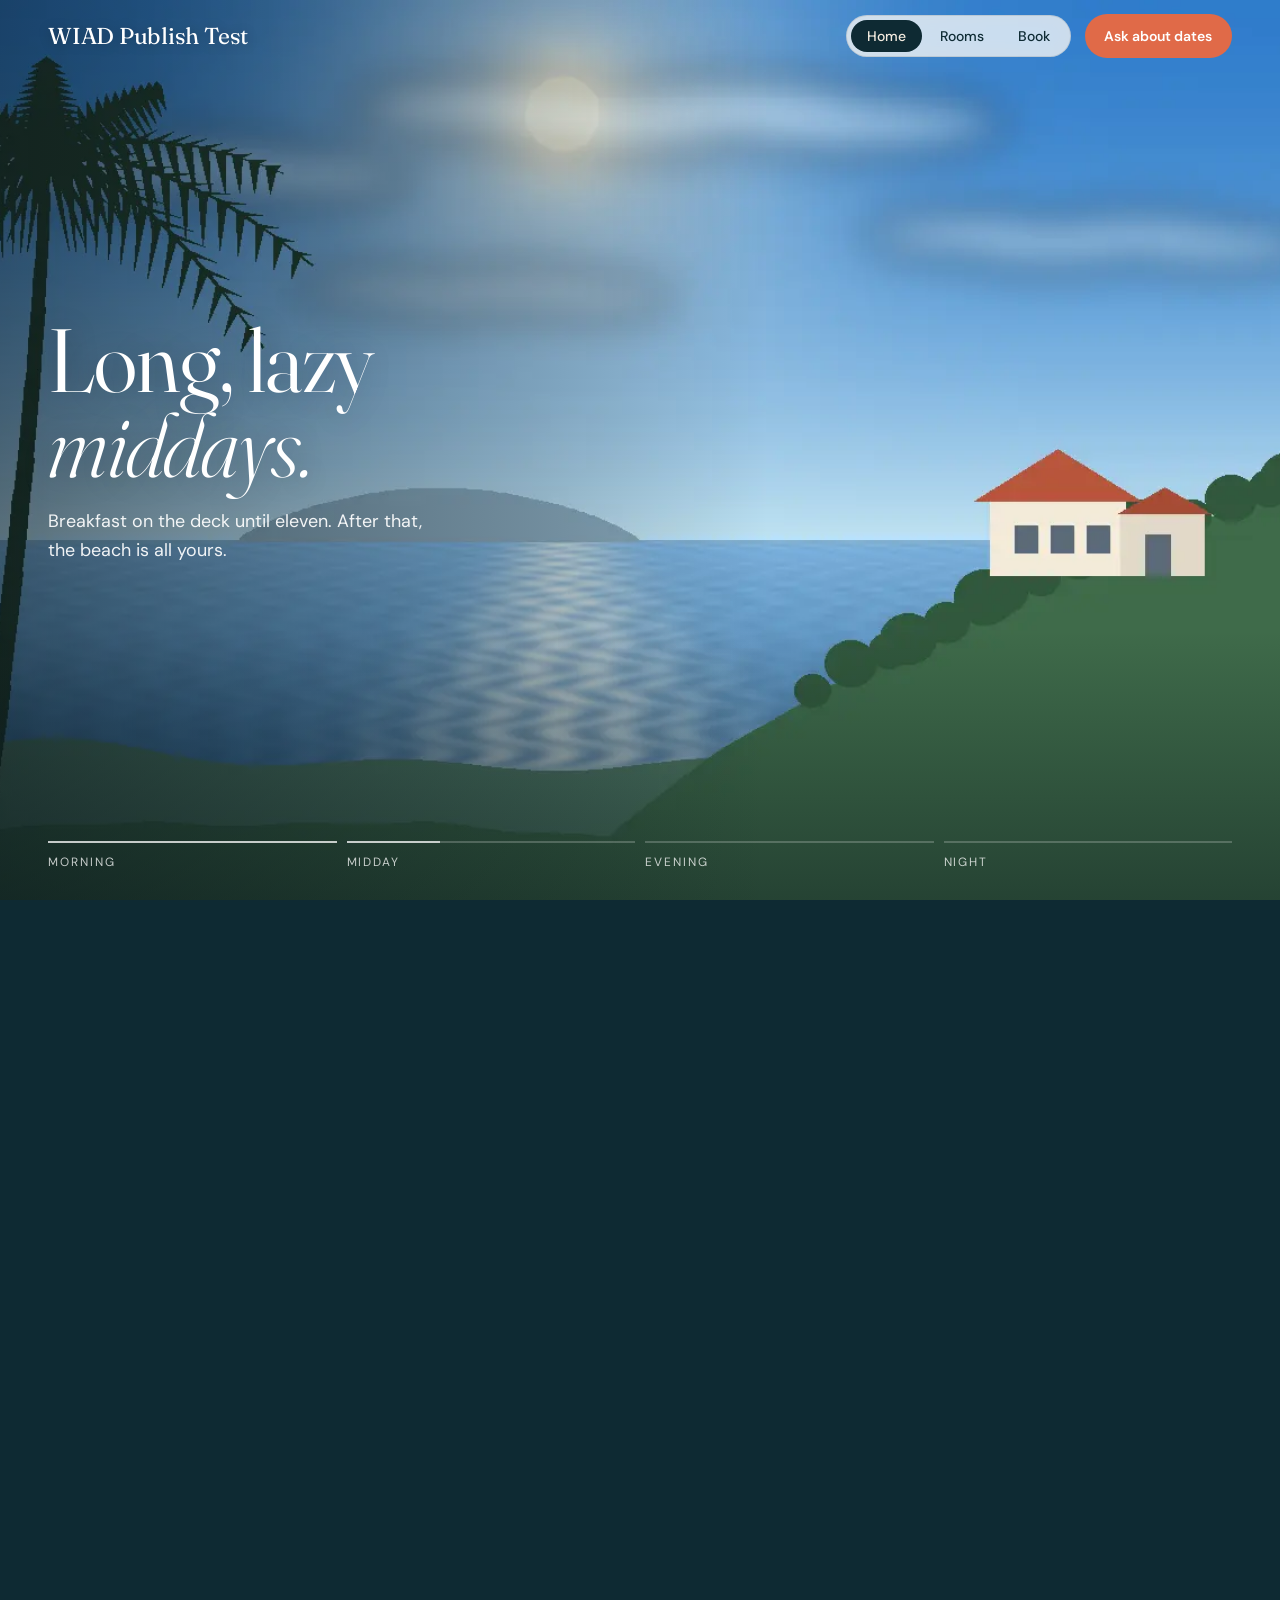
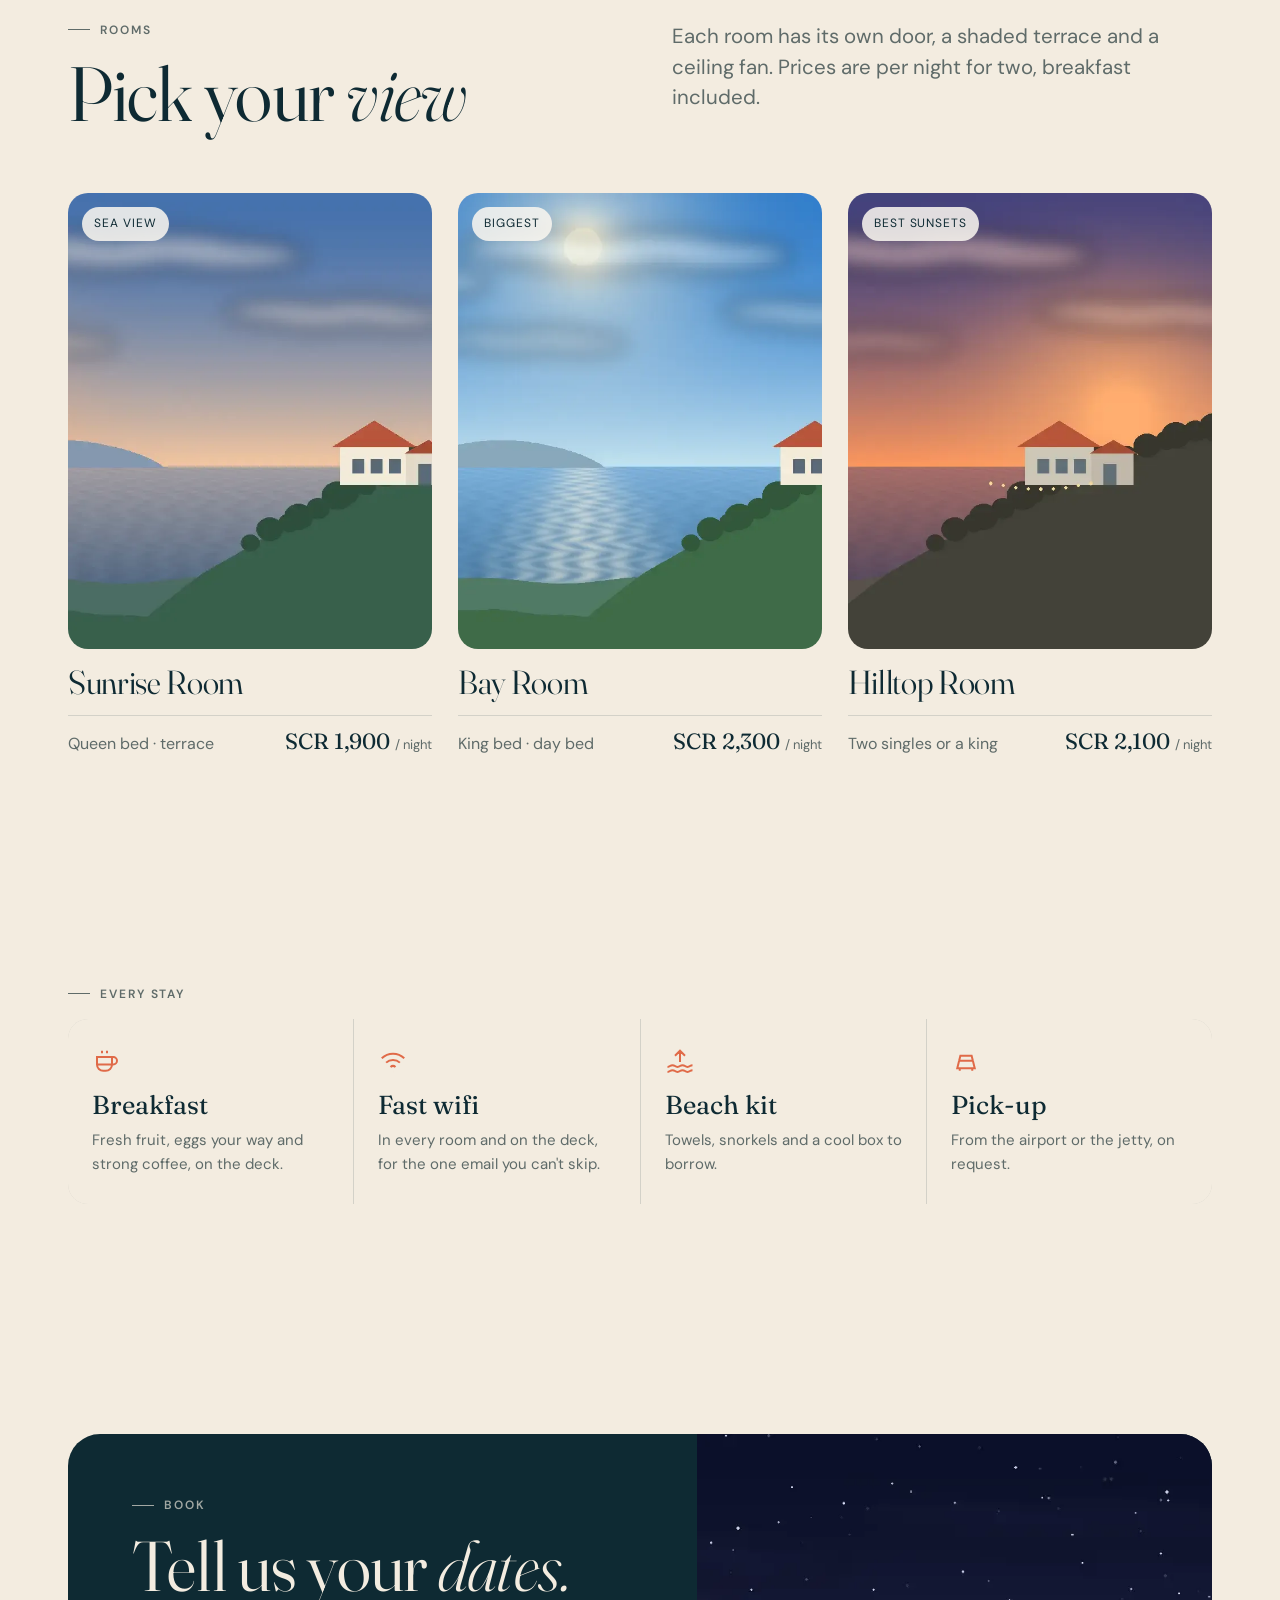
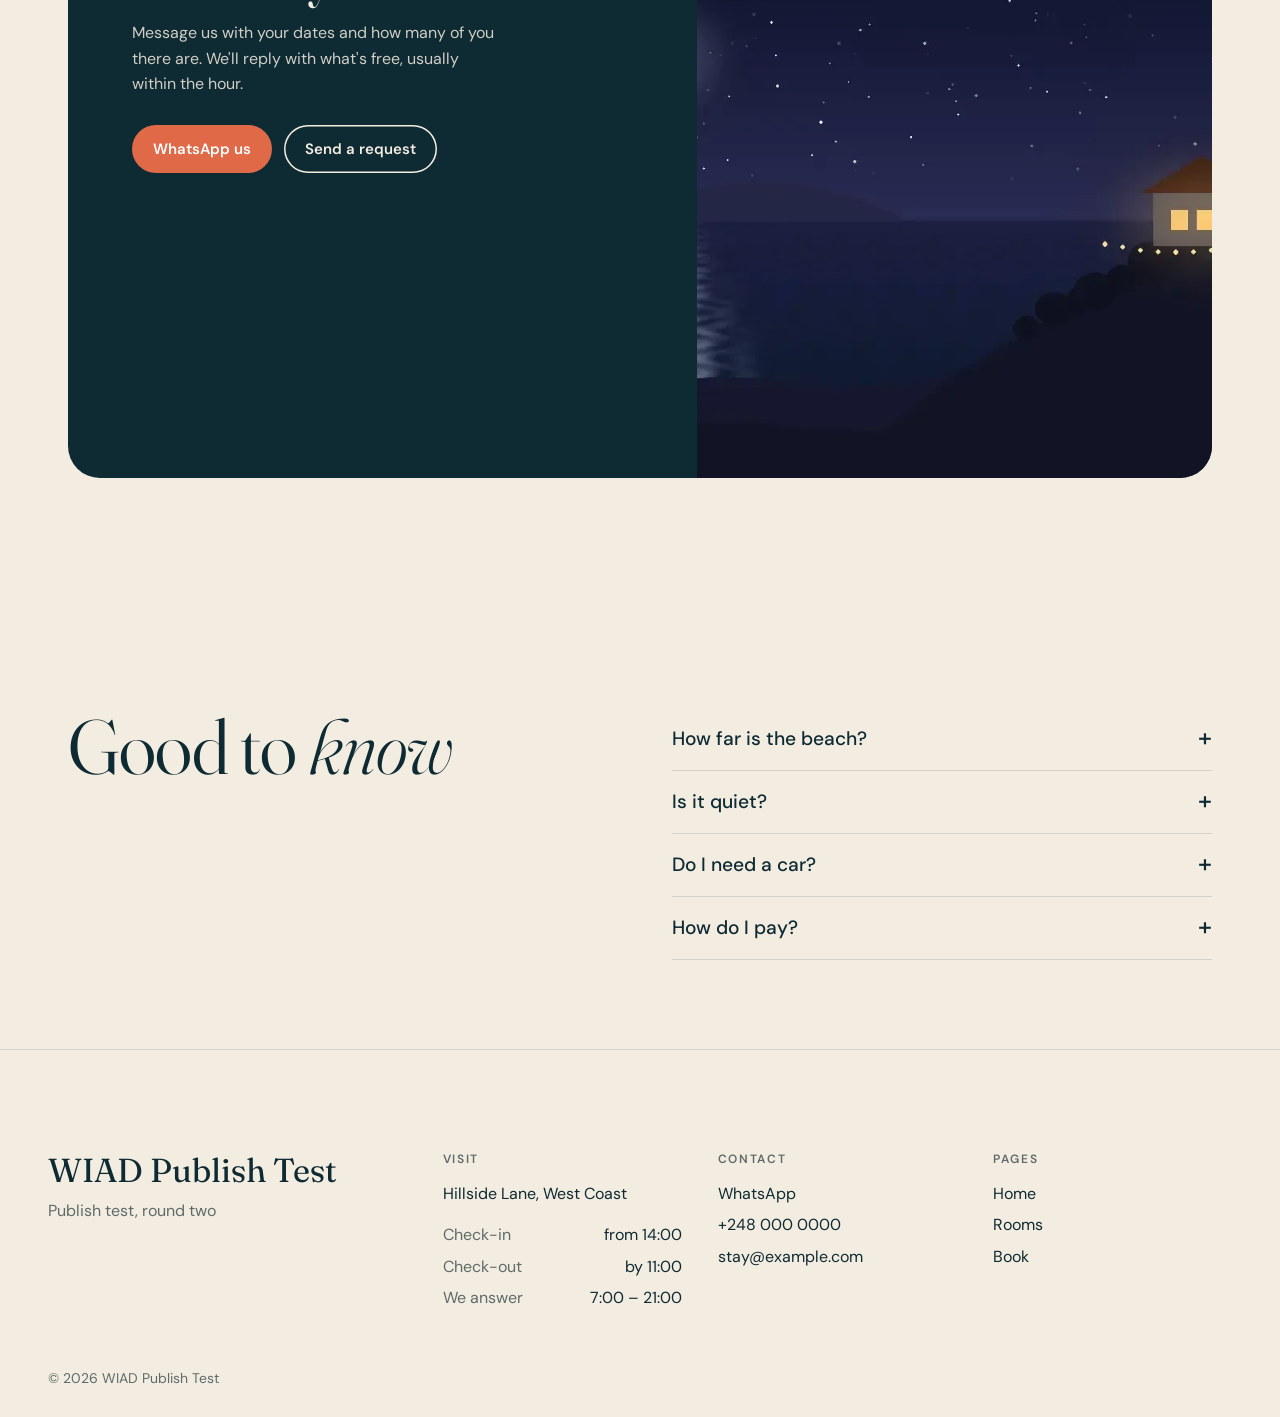
<file: index.html>
<!doctype html>
<html lang="en"><head>
<meta charset="utf-8"><meta name="viewport" content="width=device-width,initial-scale=1">
<title>WIAD Publish Test · Sea-view guesthouse on a quiet hillside</title><meta name="description" content="Four sea-view rooms on a quiet hillside, ten minutes from the beach. Breakfast on the deck and sunsets from every room. Ask about your dates."><meta name="robots" content="noindex"><link rel="canonical" href="https://socialmedia-seychelles.github.io/wiad-publish-test/">
<meta property="og:type" content="website"><meta property="og:site_name" content="WIAD Publish Test">
<meta property="og:title" content="WIAD Publish Test · Sea-view guesthouse on a quiet hillside"><meta property="og:description" content="Four sea-view rooms on a quiet hillside, ten minutes from the beach. Breakfast on the deck and sunsets from every room. Ask about your dates.">
<meta property="og:image" content="https://socialmedia-seychelles.github.io/wiad-publish-test/assets/img/og.jpg"><meta name="twitter:card" content="summary_large_image">
<meta name="theme-color" content="#0e2a33">
<link rel="preconnect" href="https://fonts.googleapis.com"><link rel="preconnect" href="https://fonts.gstatic.com" crossorigin><link rel="stylesheet" href="https://fonts.googleapis.com/css2?family=Fraunces:ital,opsz,wght@0,9..144,300..600;1,9..144,300..500&amp;family=DM+Sans:wght@400;500;600&amp;display=swap">
<link rel="stylesheet" href="assets/base.css?v=d4d5e810"><link rel="stylesheet" href="assets/look.css?v=d4d5e810">
<script src="assets/base.js?v=d4d5e810" defer></script>
</head>
<body class="home">
<a class="skip" href="#main">Skip to content</a>
<header class="top" data-top>
  <a class="brand" href="./" aria-label="WIAD Publish Test home"><span class="wordmark">WIAD Publish Test</span></a>
  <nav class="pill" aria-label="Main"><a href="./" aria-current=page>Home</a><a href="rooms.html">Rooms</a><a href="book.html">Book</a></nav>
  <a class="btn top-cta" href="https://wa.me/2480000000?text=Hi%21%20Do%20you%20have%20a%20room%20free%20from%20%E2%80%A6%20to%20%E2%80%A6%3F" target="_blank" rel="noopener">Ask about dates</a>
  <button class="menu-btn" type="button" aria-expanded="false" aria-controls="menu-sheet"><span>Menu</span><i></i></button>
</header>
<div class="menu-sheet" id="menu-sheet" hidden>
  <nav aria-label="Menu"><a href="./">Home</a><a href="rooms.html">Rooms</a><a href="book.html">Book</a></nav>
  <div class="menu-foot"><a href="https://wa.me/2480000000" target="_blank" rel="noopener">WhatsApp</a><a href="mailto:stay@example.com">stay@example.com</a></div>
</div>
<main id="main">
<section class="scrub" data-src="assets/frames/f{n}.webp" data-count="96" data-focus="0.5" data-focus-phone="0.74" aria-label="A day at WIAD Publish Test">
  <i data-stop style="position:absolute;top:0"></i><i data-stop style="position:absolute;top:26%"></i><i data-stop style="position:absolute;top:52%"></i><i data-stop style="position:absolute;top:79%"></i>
  <div class="scrub-stage">
    <canvas aria-hidden="true"></canvas>
    <div class="steps">
      <div class="step" data-from="0" data-to="0.22">
        <p class="eyebrow">WIAD Publish Test guesthouse</p>
        <h1>Wake up to <em>the sea.</em></h1>
        <p>Four rooms on a quiet hillside, ten minutes' walk from the beach.</p>
      </div>
      <div class="step" data-from="0.25" data-to="0.47">
        <h2>Long, lazy <em>middays.</em></h2>
        <p>Breakfast on the deck until eleven. After that, the beach is all yours.</p>
      </div>
      <div class="step" data-from="0.5" data-to="0.72">
        <h2>Golden hour <em>on the deck.</em></h2>
        <p>Every room looks west, so the sunset comes to you. Bring a camera.</p>
      </div>
      <div class="step" data-from="0.75" data-to="1">
        <h2>Stars over <em>the hills.</em></h2>
        <p>Warm lights, a sea breeze through the shutters, and nothing to do.</p>
        <div class="btns"><a class="btn big" href="https://wa.me/2480000000?text=Hi%21%20Do%20you%20have%20a%20room%20free%20from%20%E2%80%A6%20to%20%E2%80%A6%3F" target="_blank" rel="noopener">Ask about your dates <span class="ar">→</span></a></div>
      </div>
    </div>
    <div class="rail" aria-hidden="true"><span>Morning</span><span>Midday</span><span>Evening</span><span>Night</span></div>
  </div>
</section>

<section class="sec">
  <div class="wrap">
    <div class="split" style="margin-bottom:clamp(30px,5vw,60px);align-items:end">
      <div><p class="eyebrow">Rooms</p><h2 class="h-l" data-words>Pick your <em>view</em></h2></div>
      <p class="lead muted" data-rise>Each room has its own door, a shaded terrace and a ceiling fan. Prices are per night for two, breakfast included.</p>
    </div>
    <div class="rooms">
      <a class="room" href="rooms.html" style="text-decoration:none" data-rise>
        <div class="ph"><img src="assets/img/view-morning.webp" alt="The view from the Sunrise Room in the early morning" loading="lazy" width="640" height="800"><span class="tag">Sea view</span></div>
        <h3>Sunrise Room</h3>
        <div class="row"><span class="muted">Queen bed · terrace</span><span class="price">SCR 1,900 <small>/ night</small></span></div>
      </a>
      <a class="room" href="rooms.html" style="text-decoration:none" data-rise>
        <div class="ph"><img src="assets/img/view-midday.webp" alt="Midday view over the bay from the Bay Room" loading="lazy" width="640" height="800"><span class="tag">Biggest</span></div>
        <h3>Bay Room</h3>
        <div class="row"><span class="muted">King bed · day bed</span><span class="price">SCR 2,300 <small>/ night</small></span></div>
      </a>
      <a class="room" href="rooms.html" style="text-decoration:none" data-rise>
        <div class="ph"><img src="assets/img/view-evening.webp" alt="Sunset over the hill from the Hilltop Room" loading="lazy" width="640" height="800"><span class="tag">Best sunsets</span></div>
        <h3>Hilltop Room</h3>
        <div class="row"><span class="muted">Two singles or a king</span><span class="price">SCR 2,100 <small>/ night</small></span></div>
      </a>
    </div>
  </div>
</section>

<section class="sec tight">
  <div class="wrap">
    <p class="eyebrow">Every stay</p>
    <div class="incl" data-rise>
      <div><svg viewBox="0 0 24 24" aria-hidden="true"><path d="M4 14h13a3 3 0 0 0 0-6h-1M4 8h12v6a5 5 0 0 1-5 5H9a5 5 0 0 1-5-5V8zM8 3v2M12 3v2"/></svg><b>Breakfast</b><p>Fresh fruit, eggs your way and strong coffee, on the deck.</p></div>
      <div><svg viewBox="0 0 24 24" aria-hidden="true"><path d="M3 9a13 13 0 0 1 18 0M6.5 12.5a8 8 0 0 1 11 0M10 16a3 3 0 0 1 4 0M12 19.5h.01"/></svg><b>Fast wifi</b><p>In every room and on the deck, for the one email you can't skip.</p></div>
      <div><svg viewBox="0 0 24 24" aria-hidden="true"><path d="M2 16c2 0 2-1.5 4-1.5S8 16 10 16s2-1.5 4-1.5 2 1.5 4 1.5 2-1.5 4-1.5M2 20c2 0 2-1.5 4-1.5S8 20 10 20s2-1.5 4-1.5 2 1.5 4 1.5 2-1.5 4-1.5M12 3v9M8 7l4-4 4 4"/></svg><b>Beach kit</b><p>Towels, snorkels and a cool box to borrow.</p></div>
      <div><svg viewBox="0 0 24 24" aria-hidden="true"><path d="M5 17h14l-1.5-6h-11zM7 17v2M17 17v2M6.5 11l1-4h9l1 4"/></svg><b>Pick-up</b><p>From the airport or the jetty, on request.</p></div>
    </div>
  </div>
</section>

<section class="sec">
  <div class="wrap">
    <div class="bookband" data-rise>
      <div class="txt">
        <p class="eyebrow" style="color:rgba(243,236,224,.65)">Book</p>
        <h2>Tell us your <em>dates.</em></h2>
        <p style="margin-top:18px;max-width:34ch;opacity:.85">Message us with your dates and how many of you there are. We'll reply with what's free, usually within the hour.</p>
        <div class="btns"><a class="btn" href="https://wa.me/2480000000?text=Hi%21%20Do%20you%20have%20a%20room%20free%20from%20%E2%80%A6%20to%20%E2%80%A6%3F" target="_blank" rel="noopener">WhatsApp us</a><a class="btn line" href="book.html">Send a request</a></div>
      </div>
      <div class="ph"><img src="assets/img/view-night.webp" alt="The guesthouse lit up at night under the stars" loading="lazy" width="640" height="800"></div>
    </div>
  </div>
</section>

<section class="sec tight">
  <div class="wrap split">
    <h2 class="h-l" data-words>Good to <em>know</em></h2>
    <div>
      <details><summary>How far is the beach?</summary><p>A ten-minute walk down the hill path, or two minutes by car. We'll show you the shortcut.</p></details>
      <details><summary>Is it quiet?</summary><p>Very. Four rooms, no pool party, birds in the morning and waves at night.</p></details>
      <details><summary>Do I need a car?</summary><p>Not for the beach. For the rest of the island, a bus stops at the bottom of the lane and we can arrange a hire car.</p></details>
      <details><summary>How do I pay?</summary><p>We confirm your room on WhatsApp and send a secure payment link for the deposit.</p></details>
    </div>
  </div>
</section>
<script src="assets/look.js" defer></script>

</main>
<footer class="foot">
  <div class="f-grid">
    <div class="f-col f-brand"><a class="brand" href="./">WIAD Publish Test</a><p>Publish test, round two</p></div>
    <div class="f-col"><h4>Visit</h4><p><a href="https://maps.google.com/?q=West+Coast" target="_blank" rel="noopener">Hillside Lane, West Coast</a></p><dl class="hours"><div><dt>Check-in</dt><dd>from 14:00</dd></div><div><dt>Check-out</dt><dd>by 11:00</dd></div><div><dt>We answer</dt><dd>7:00 – 21:00</dd></div></dl></div>
    <div class="f-col"><h4>Contact</h4><p class="f-links"><a href="https://wa.me/2480000000" target="_blank" rel="noopener">WhatsApp</a><a href="tel:+2480000000">+248 000 0000</a><a href="mailto:stay@example.com">stay@example.com</a></p></div>
    <div class="f-col"><h4>Pages</h4><p class="f-links"><a href="./">Home</a><a href="rooms.html">Rooms</a><a href="book.html">Book</a></p></div>
  </div>
  <div class="f-base"><span>© 2026 WIAD Publish Test</span></div>
</footer>
</body></html>
</file>
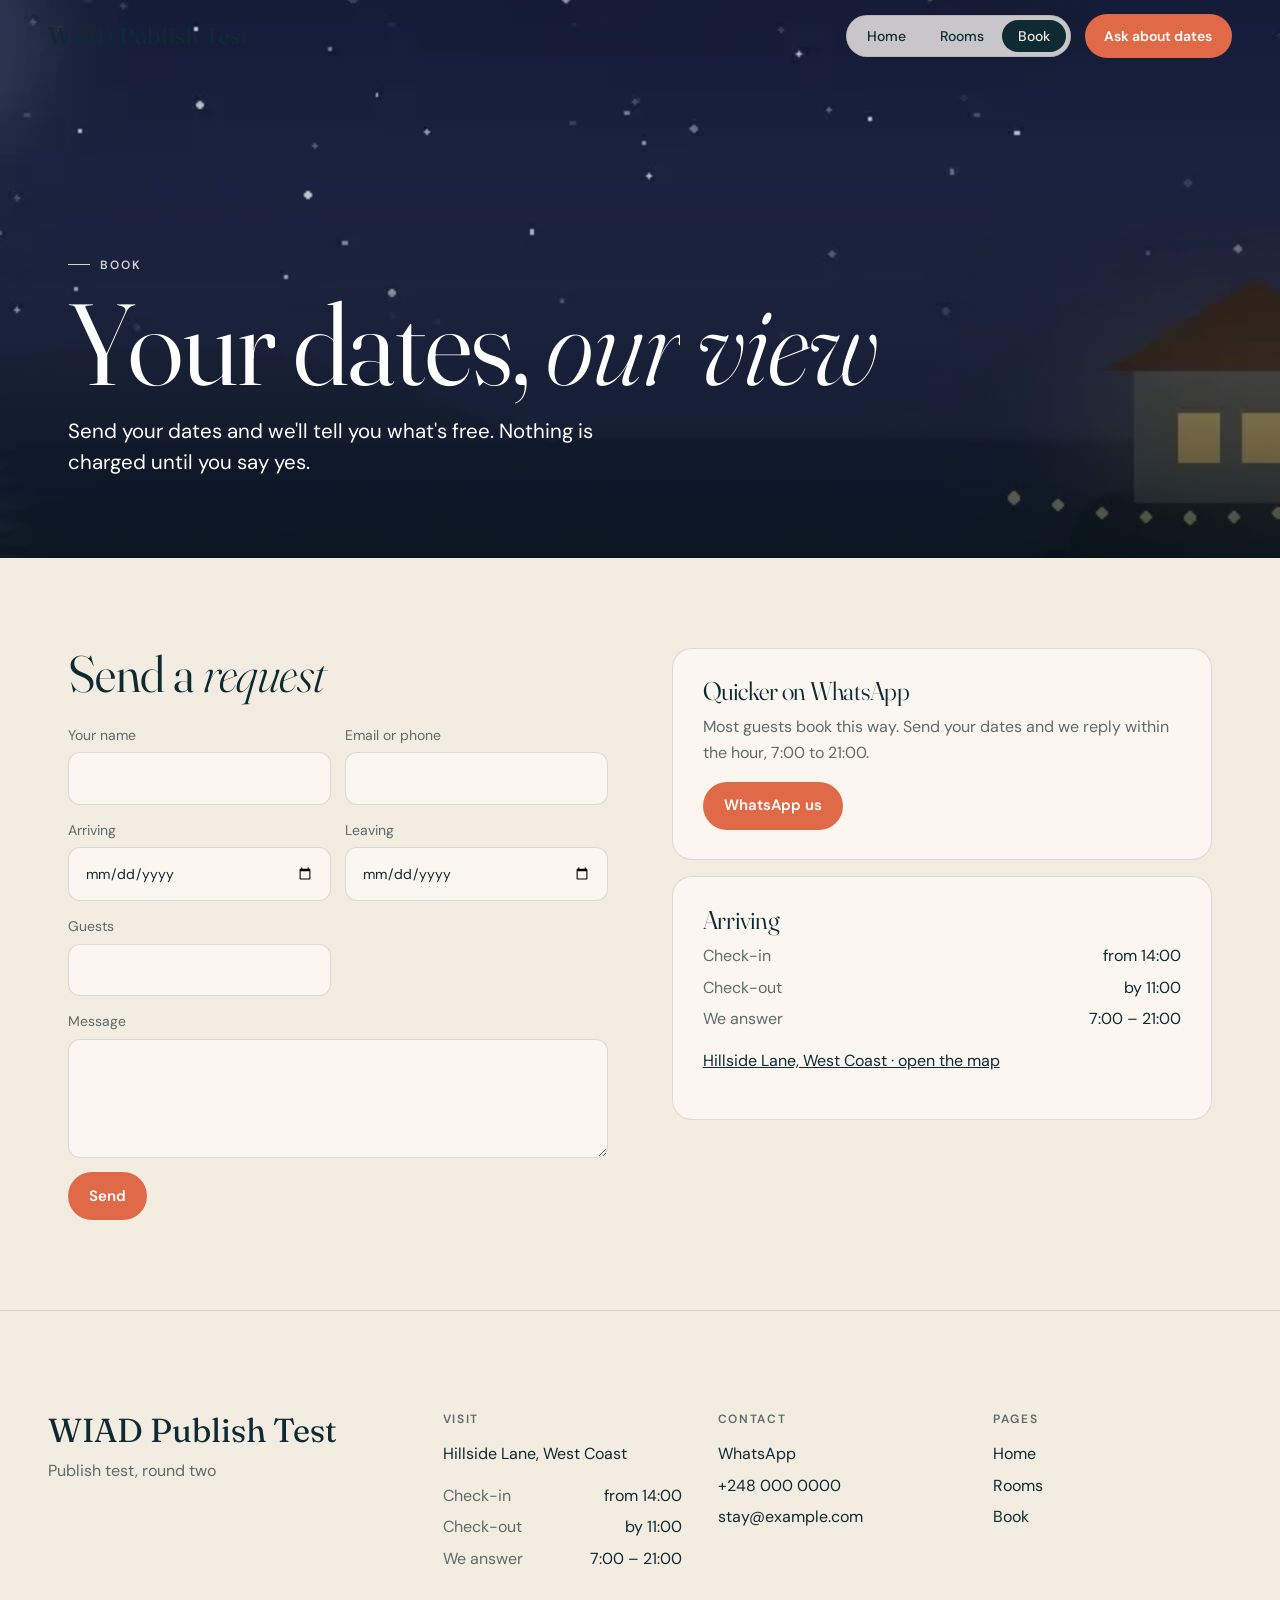
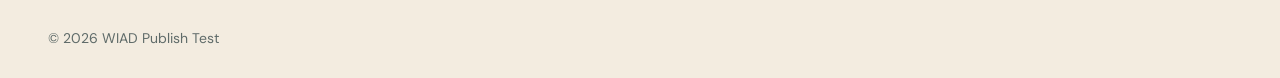
<file: book.html>
<!doctype html>
<html lang="en"><head>
<meta charset="utf-8"><meta name="viewport" content="width=device-width,initial-scale=1">
<title>Book a room · WIAD Publish Test</title><meta name="description" content="Ask about your dates at WIAD Publish Test: send a request with your dates and number of guests, or message us on WhatsApp. We reply within the hour."><meta name="robots" content="noindex"><link rel="canonical" href="https://socialmedia-seychelles.github.io/wiad-publish-test/book.html">
<meta property="og:type" content="website"><meta property="og:site_name" content="WIAD Publish Test">
<meta property="og:title" content="Book a room · WIAD Publish Test"><meta property="og:description" content="Ask about your dates at WIAD Publish Test: send a request with your dates and number of guests, or message us on WhatsApp. We reply within the hour.">
<meta property="og:image" content="https://socialmedia-seychelles.github.io/wiad-publish-test/assets/img/og.jpg"><meta name="twitter:card" content="summary_large_image">
<meta name="theme-color" content="#0e2a33">
<link rel="preconnect" href="https://fonts.googleapis.com"><link rel="preconnect" href="https://fonts.gstatic.com" crossorigin><link rel="stylesheet" href="https://fonts.googleapis.com/css2?family=Fraunces:ital,opsz,wght@0,9..144,300..600;1,9..144,300..500&amp;family=DM+Sans:wght@400;500;600&amp;display=swap">
<link rel="stylesheet" href="assets/base.css?v=d4d5e810"><link rel="stylesheet" href="assets/look.css?v=d4d5e810">
<script src="assets/base.js?v=d4d5e810" defer></script>
</head>
<body class="">
<a class="skip" href="#main">Skip to content</a>
<header class="top" data-top>
  <a class="brand" href="./" aria-label="WIAD Publish Test home"><span class="wordmark">WIAD Publish Test</span></a>
  <nav class="pill" aria-label="Main"><a href="./">Home</a><a href="rooms.html">Rooms</a><a href="book.html" aria-current=page>Book</a></nav>
  <a class="btn top-cta" href="https://wa.me/2480000000?text=Hi%21%20Do%20you%20have%20a%20room%20free%20from%20%E2%80%A6%20to%20%E2%80%A6%3F" target="_blank" rel="noopener">Ask about dates</a>
  <button class="menu-btn" type="button" aria-expanded="false" aria-controls="menu-sheet"><span>Menu</span><i></i></button>
</header>
<div class="menu-sheet" id="menu-sheet" hidden>
  <nav aria-label="Menu"><a href="./">Home</a><a href="rooms.html">Rooms</a><a href="book.html">Book</a></nav>
  <div class="menu-foot"><a href="https://wa.me/2480000000" target="_blank" rel="noopener">WhatsApp</a><a href="mailto:stay@example.com">stay@example.com</a></div>
</div>
<main id="main">
<section class="p-hero" style="min-height:62vh">
  <img src="assets/img/view-night.webp" alt="" width="640" height="800">
  <div class="wrap">
    <p class="eyebrow">Book</p>
    <h1 data-words>Your dates, <em>our view</em></h1>
    <p class="lead" data-rise>Send your dates and we'll tell you what's free. Nothing is charged until you say yes.</p>
  </div>
</section>

<section class="sec tight">
  <div class="wrap split">
    <div data-rise>
      <h2 class="h-m" style="margin-bottom:24px">Send a <em>request</em></h2>
      <form class="form" data-form data-email="stay@example.com" data-wa="https://wa.me/2480000000" action="https://api.web3forms.com/submit" method="POST"><input type="hidden" name="subject" value="Booking request from the WIAD Publish Test website"><input type="checkbox" name="botcheck" class="hp" tabindex="-1" autocomplete="off" aria-hidden="true"><label><span>Your name</span><input name="name" required autocomplete="name"></label><label><span>Email or phone</span><input name="contact" required autocomplete="email"></label><label><span>Arriving</span><input name="arrive_date" type="date"></label><label><span>Leaving</span><input name="leave_date" type="date"></label><label><span>Guests</span><input name="guests" type="number"></label><label class="wide"><span>Message</span><textarea name="message" rows="4" required></textarea></label><div class="form-end"><button class="btn" type="submit">Send</button><p class="form-note" data-note role="status"></p></div></form>
    </div>
    <div data-rise>
      <div class="card"><h3>Quicker on WhatsApp</h3><p class="muted">Most guests book this way. Send your dates and we reply within the hour, 7:00 to 21:00.</p>
        <a class="btn" href="https://wa.me/2480000000?text=Hi%21%20Do%20you%20have%20a%20room%20free%20from%20%E2%80%A6%20to%20%E2%80%A6%3F" target="_blank" rel="noopener">WhatsApp us</a></div>
      <div class="card" style="margin-top:16px"><h3>Arriving</h3><dl class="hours"><div><dt>Check-in</dt><dd>from 14:00</dd></div><div><dt>Check-out</dt><dd>by 11:00</dd></div><div><dt>We answer</dt><dd>7:00 – 21:00</dd></div></dl><p style="margin-top:16px"><a href="https://maps.google.com/?q=West+Coast" target="_blank" rel="noopener">Hillside Lane, West Coast · open the map</a></p></div>
    </div>
  </div>
</section>

</main>
<footer class="foot">
  <div class="f-grid">
    <div class="f-col f-brand"><a class="brand" href="./">WIAD Publish Test</a><p>Publish test, round two</p></div>
    <div class="f-col"><h4>Visit</h4><p><a href="https://maps.google.com/?q=West+Coast" target="_blank" rel="noopener">Hillside Lane, West Coast</a></p><dl class="hours"><div><dt>Check-in</dt><dd>from 14:00</dd></div><div><dt>Check-out</dt><dd>by 11:00</dd></div><div><dt>We answer</dt><dd>7:00 – 21:00</dd></div></dl></div>
    <div class="f-col"><h4>Contact</h4><p class="f-links"><a href="https://wa.me/2480000000" target="_blank" rel="noopener">WhatsApp</a><a href="tel:+2480000000">+248 000 0000</a><a href="mailto:stay@example.com">stay@example.com</a></p></div>
    <div class="f-col"><h4>Pages</h4><p class="f-links"><a href="./">Home</a><a href="rooms.html">Rooms</a><a href="book.html">Book</a></p></div>
  </div>
  <div class="f-base"><span>© 2026 WIAD Publish Test</span></div>
</footer>
</body></html>
</file>
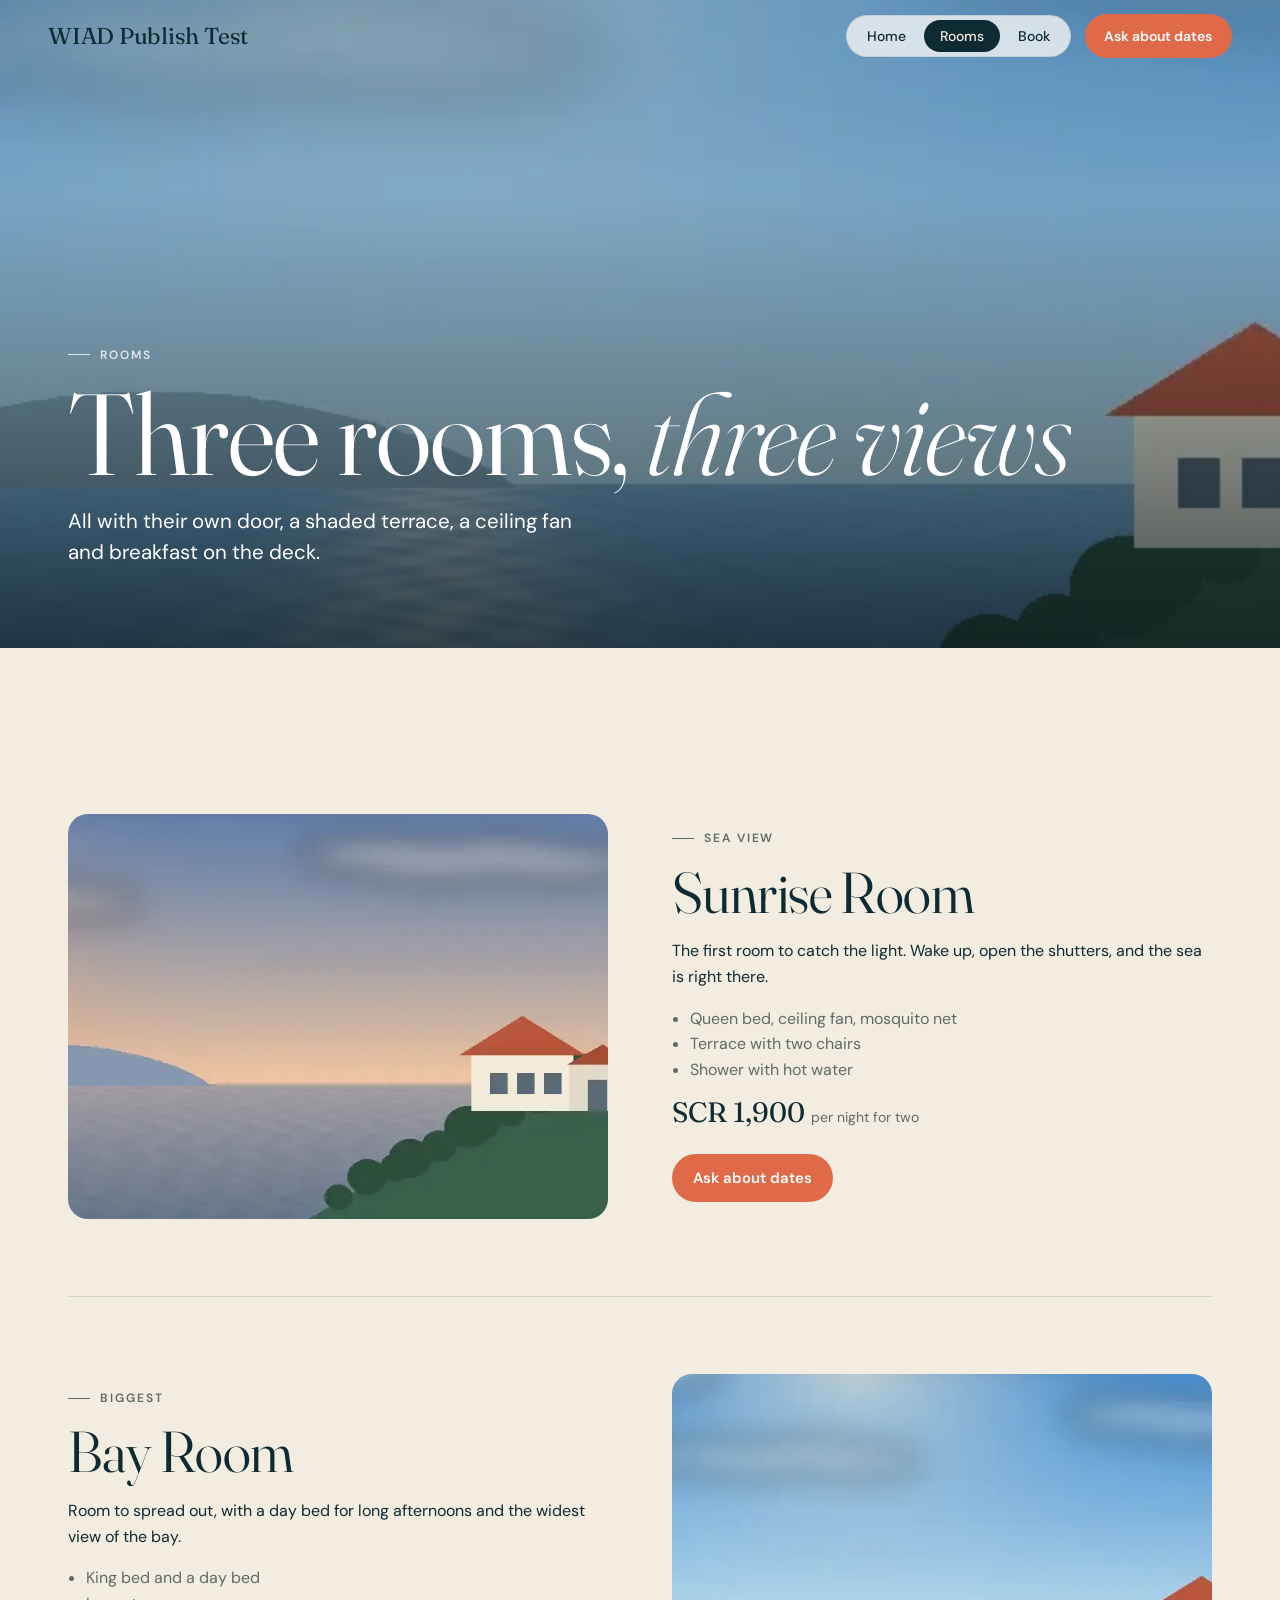
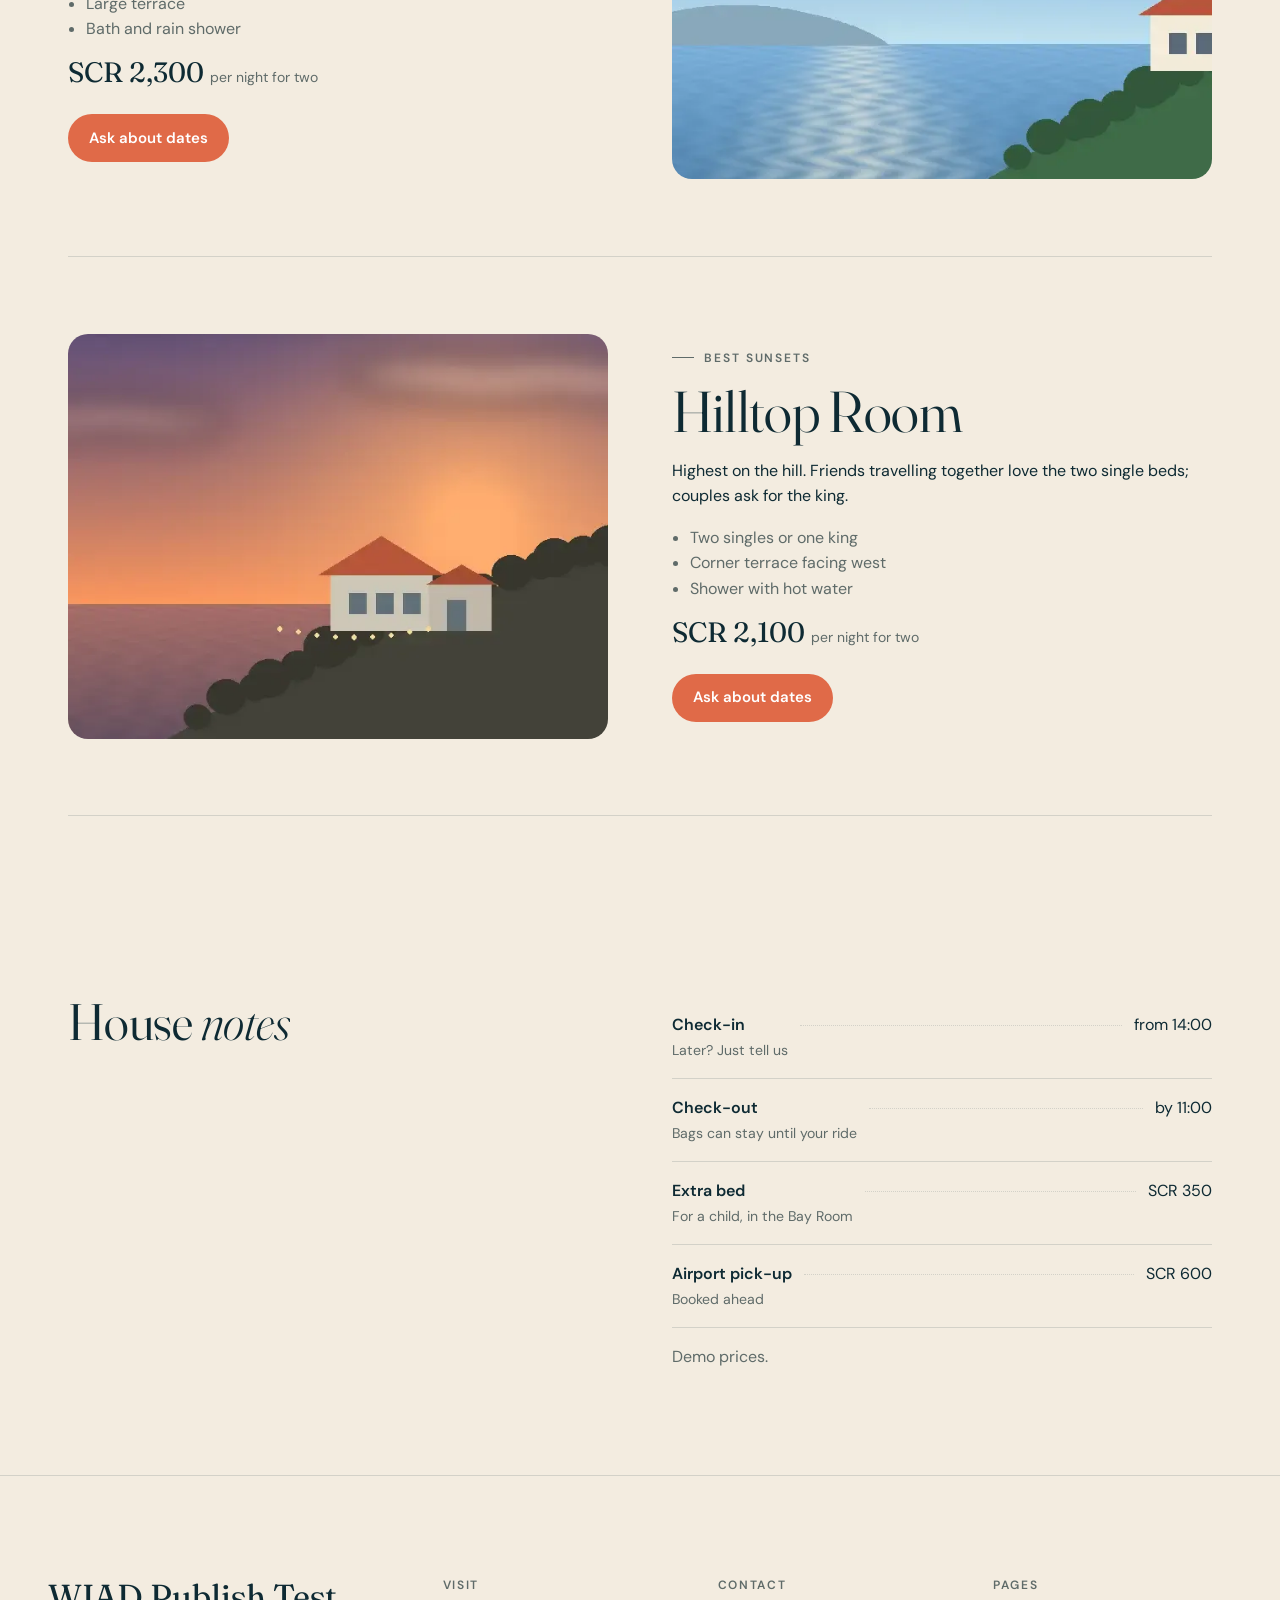
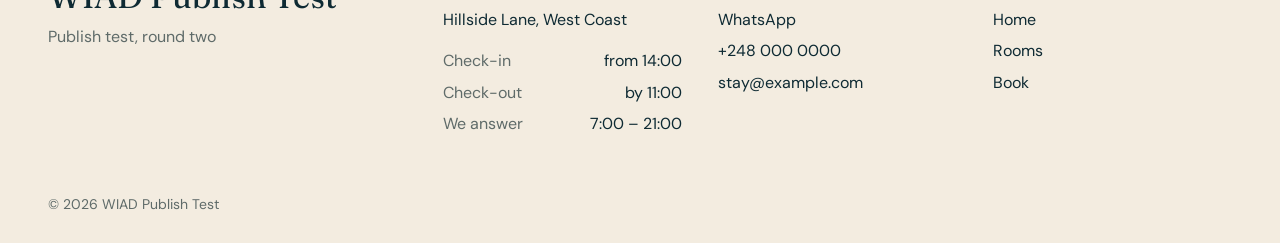
<file: rooms.html>
<!doctype html>
<html lang="en"><head>
<meta charset="utf-8"><meta name="viewport" content="width=device-width,initial-scale=1">
<title>Rooms · WIAD Publish Test</title><meta name="description" content="Three sea-view rooms at WIAD Publish Test, each with its own door, shaded terrace and ceiling fan. Breakfast included. See prices and ask about dates."><meta name="robots" content="noindex"><link rel="canonical" href="https://socialmedia-seychelles.github.io/wiad-publish-test/rooms.html">
<meta property="og:type" content="website"><meta property="og:site_name" content="WIAD Publish Test">
<meta property="og:title" content="Rooms · WIAD Publish Test"><meta property="og:description" content="Three sea-view rooms at WIAD Publish Test, each with its own door, shaded terrace and ceiling fan. Breakfast included. See prices and ask about dates.">
<meta property="og:image" content="https://socialmedia-seychelles.github.io/wiad-publish-test/assets/img/og.jpg"><meta name="twitter:card" content="summary_large_image">
<meta name="theme-color" content="#0e2a33">
<link rel="preconnect" href="https://fonts.googleapis.com"><link rel="preconnect" href="https://fonts.gstatic.com" crossorigin><link rel="stylesheet" href="https://fonts.googleapis.com/css2?family=Fraunces:ital,opsz,wght@0,9..144,300..600;1,9..144,300..500&amp;family=DM+Sans:wght@400;500;600&amp;display=swap">
<link rel="stylesheet" href="assets/base.css?v=d4d5e810"><link rel="stylesheet" href="assets/look.css?v=d4d5e810">
<script src="assets/base.js?v=d4d5e810" defer></script>
</head>
<body class="">
<a class="skip" href="#main">Skip to content</a>
<header class="top" data-top>
  <a class="brand" href="./" aria-label="WIAD Publish Test home"><span class="wordmark">WIAD Publish Test</span></a>
  <nav class="pill" aria-label="Main"><a href="./">Home</a><a href="rooms.html" aria-current=page>Rooms</a><a href="book.html">Book</a></nav>
  <a class="btn top-cta" href="https://wa.me/2480000000?text=Hi%21%20Do%20you%20have%20a%20room%20free%20from%20%E2%80%A6%20to%20%E2%80%A6%3F" target="_blank" rel="noopener">Ask about dates</a>
  <button class="menu-btn" type="button" aria-expanded="false" aria-controls="menu-sheet"><span>Menu</span><i></i></button>
</header>
<div class="menu-sheet" id="menu-sheet" hidden>
  <nav aria-label="Menu"><a href="./">Home</a><a href="rooms.html">Rooms</a><a href="book.html">Book</a></nav>
  <div class="menu-foot"><a href="https://wa.me/2480000000" target="_blank" rel="noopener">WhatsApp</a><a href="mailto:stay@example.com">stay@example.com</a></div>
</div>
<main id="main">
<section class="p-hero">
  <img src="assets/img/view-midday.webp" alt="" width="640" height="800">
  <div class="wrap">
    <p class="eyebrow">Rooms</p>
    <h1 data-words>Three rooms, <em>three views</em></h1>
    <p class="lead" data-rise>All with their own door, a shaded terrace, a ceiling fan and breakfast on the deck.</p>
  </div>
</section>

<section class="sec tight">
  <div class="wrap">
    <div class="room-row">
      <div class="ph" data-rise><img src="assets/img/view-morning.webp" alt="Early morning from the Sunrise Room" loading="lazy" width="640" height="800"></div>
      <div data-rise><p class="eyebrow">Sea view</p><h2>Sunrise Room</h2>
        <p>The first room to catch the light. Wake up, open the shutters, and the sea is right there.</p>
        <ul><li>Queen bed, ceiling fan, mosquito net</li><li>Terrace with two chairs</li><li>Shower with hot water</li></ul>
        <p class="price" style="font:400 28px/1 var(--font-display)">SCR 1,900 <small class="muted" style="font:400 14px var(--font-body)">per night for two</small></p>
        <div class="btns"><a class="btn" href="https://wa.me/2480000000?text=Hi%21%20Is%20the%20Sunrise%20Room%20free%20from%20%E2%80%A6%20to%20%E2%80%A6%3F" target="_blank" rel="noopener">Ask about dates</a></div></div>
    </div>
    <div class="room-row">
      <div class="ph" data-rise><img src="assets/img/view-midday.webp" alt="Midday over the bay from the Bay Room" loading="lazy" width="640" height="800"></div>
      <div data-rise><p class="eyebrow">Biggest</p><h2>Bay Room</h2>
        <p>Room to spread out, with a day bed for long afternoons and the widest view of the bay.</p>
        <ul><li>King bed and a day bed</li><li>Large terrace</li><li>Bath and rain shower</li></ul>
        <p class="price" style="font:400 28px/1 var(--font-display)">SCR 2,300 <small class="muted" style="font:400 14px var(--font-body)">per night for two</small></p>
        <div class="btns"><a class="btn" href="https://wa.me/2480000000?text=Hi%21%20Is%20the%20Bay%20Room%20free%20from%20%E2%80%A6%20to%20%E2%80%A6%3F" target="_blank" rel="noopener">Ask about dates</a></div></div>
    </div>
    <div class="room-row">
      <div class="ph" data-rise><img src="assets/img/view-evening.webp" alt="Sunset from the Hilltop Room" loading="lazy" width="640" height="800"></div>
      <div data-rise><p class="eyebrow">Best sunsets</p><h2>Hilltop Room</h2>
        <p>Highest on the hill. Friends travelling together love the two single beds; couples ask for the king.</p>
        <ul><li>Two singles or one king</li><li>Corner terrace facing west</li><li>Shower with hot water</li></ul>
        <p class="price" style="font:400 28px/1 var(--font-display)">SCR 2,100 <small class="muted" style="font:400 14px var(--font-body)">per night for two</small></p>
        <div class="btns"><a class="btn" href="https://wa.me/2480000000?text=Hi%21%20Is%20the%20Hilltop%20Room%20free%20from%20%E2%80%A6%20to%20%E2%80%A6%3F" target="_blank" rel="noopener">Ask about dates</a></div></div>
    </div>
  </div>
</section>

<section class="sec tight">
  <div class="wrap split">
    <h2 class="h-m" data-words>House <em>notes</em></h2>
    <div>
      <ul class="prices">
        <li><div><b>Check-in</b><small>Later? Just tell us</small></div><span class="dots"></span><span class="pr">from 14:00</span></li>
        <li><div><b>Check-out</b><small>Bags can stay until your ride</small></div><span class="dots"></span><span class="pr">by 11:00</span></li>
        <li><div><b>Extra bed</b><small>For a child, in the Bay Room</small></div><span class="dots"></span><span class="pr">SCR 350</span></li>
        <li><div><b>Airport pick-up</b><small>Booked ahead</small></div><span class="dots"></span><span class="pr">SCR 600</span></li>
      </ul>
      <p class="muted" style="margin-top:16px">Demo prices.</p>
    </div>
  </div>
</section>

</main>
<footer class="foot">
  <div class="f-grid">
    <div class="f-col f-brand"><a class="brand" href="./">WIAD Publish Test</a><p>Publish test, round two</p></div>
    <div class="f-col"><h4>Visit</h4><p><a href="https://maps.google.com/?q=West+Coast" target="_blank" rel="noopener">Hillside Lane, West Coast</a></p><dl class="hours"><div><dt>Check-in</dt><dd>from 14:00</dd></div><div><dt>Check-out</dt><dd>by 11:00</dd></div><div><dt>We answer</dt><dd>7:00 – 21:00</dd></div></dl></div>
    <div class="f-col"><h4>Contact</h4><p class="f-links"><a href="https://wa.me/2480000000" target="_blank" rel="noopener">WhatsApp</a><a href="tel:+2480000000">+248 000 0000</a><a href="mailto:stay@example.com">stay@example.com</a></p></div>
    <div class="f-col"><h4>Pages</h4><p class="f-links"><a href="./">Home</a><a href="rooms.html">Rooms</a><a href="book.html">Book</a></p></div>
  </div>
  <div class="f-base"><span>© 2026 WIAD Publish Test</span></div>
</footer>
</body></html>
</file>
<file: assets/base.css>
/* base.css: shared by every starter look. Colours and fonts come from look.css (the :root variables). */
:root{
  --bg:#f6f3ee; --ink:#161513; --muted:#6c675f; --line:rgba(22,21,19,.14); --card:#fffdf9;
  --accent:#c2502e; --accent-ink:#fff; --top-ink:var(--ink); --pill-bg:rgba(255,253,249,.72); --pill-line:rgba(22,21,19,.1);
  --font-display:Georgia,serif; --font-body:system-ui,-apple-system,"Segoe UI",sans-serif;
  --radius:18px; --wrap:1240px; --gut:clamp(16px,4vw,48px); --ease:cubic-bezier(.2,.7,.1,1);
}
*,*::before,*::after{box-sizing:border-box}
html{-webkit-text-size-adjust:100%;scroll-behavior:auto}
body{margin:0;background:var(--bg);color:var(--ink);font:400 clamp(16px,1.05vw,18px)/1.6 var(--font-body);-webkit-font-smoothing:antialiased;overflow-x:hidden}
img,video,canvas,svg{display:block;max-width:100%}
img{height:auto}
a{color:inherit}
h1,h2,h3,h4{font-family:var(--font-display);font-weight:400;line-height:1.02;margin:0;letter-spacing:-.01em}
p{margin:0 0 1em}
button{font:inherit;color:inherit}
.skip{position:absolute;left:-999px;top:8px;background:var(--ink);color:var(--bg);padding:10px 16px;border-radius:99px;z-index:200}
.skip:focus{left:8px}
:focus-visible{outline:2px solid var(--accent);outline-offset:3px}

/* layout */
.wrap{max-width:var(--wrap);margin:0 auto;padding:0 var(--gut)}
.sec{padding:clamp(72px,11vw,150px) 0}
.sec.tight{padding:clamp(48px,7vw,90px) 0}
.eyebrow{font:600 12px/1.2 var(--font-body);letter-spacing:.16em;text-transform:uppercase;color:var(--muted);margin:0 0 18px;display:flex;gap:10px;align-items:center}
.eyebrow::before{content:"";width:22px;height:1px;background:currentColor}
.h-xl{font-size:clamp(48px,9.5vw,148px)}
.h-l{font-size:clamp(38px,6vw,92px)}
.h-m{font-size:clamp(30px,4vw,58px)}
.h-s{font-size:clamp(22px,2.2vw,30px)}
.lead{font-size:clamp(18px,1.6vw,23px);line-height:1.5;max-width:38ch}
.muted{color:var(--muted)}
.split{display:grid;grid-template-columns:1fr 1fr;gap:clamp(28px,5vw,80px);align-items:start}
.grid{display:grid;grid-template-columns:repeat(auto-fit,minmax(min(100%,280px),1fr));gap:clamp(14px,2vw,24px)}
@media (max-width:820px){.split{grid-template-columns:1fr}}

/* buttons */
.btn{display:inline-flex;align-items:center;justify-content:center;gap:.6em;min-height:48px;padding:0 1.4em;border-radius:99px;border:0;
  background:var(--accent);color:var(--accent-ink);font:600 15px/1 var(--font-body);text-decoration:none;cursor:pointer;
  transition:transform .35s var(--ease),background .3s,box-shadow .35s}
.btn:hover{transform:translateY(-2px);box-shadow:0 10px 26px -12px rgba(0,0,0,.45)}
.btn.line{background:transparent;color:inherit;box-shadow:inset 0 0 0 1.5px currentColor}
.btn.big{min-height:60px;padding:0 2em;font-size:17px}
.btn .ar{transition:transform .3s var(--ease)}
.btn:hover .ar{transform:translateX(4px)}
.btns{display:flex;flex-wrap:wrap;gap:12px;margin-top:28px}

/* header: the menu is always visible on every screen size */
.top{position:fixed;inset:14px var(--gut) auto;z-index:100;display:flex;align-items:center;gap:14px;color:var(--top-ink);pointer-events:none}
.top>*{pointer-events:auto}
.brand{text-decoration:none;margin-right:auto;display:flex;align-items:center}
.wordmark{font:400 clamp(20px,1.8vw,26px)/1 var(--font-display);letter-spacing:-.01em;white-space:nowrap}
.logo-img{height:40px;width:auto}
.pill{display:flex;gap:2px;padding:5px;border-radius:99px;background:var(--pill-bg);box-shadow:inset 0 0 0 1px var(--pill-line);
  -webkit-backdrop-filter:blur(14px) saturate(1.4);backdrop-filter:blur(14px) saturate(1.4)}
.pill a{padding:9px 16px;border-radius:99px;text-decoration:none;font:500 14px/1 var(--font-body);color:var(--ink);transition:background .25s}
.pill a:hover{background:rgba(127,127,127,.14)}
.pill a[aria-current]{background:var(--ink);color:var(--bg)}
.top-cta{min-height:44px;font-size:14px}
.menu-btn{display:none;align-items:center;gap:10px;min-height:44px;padding:0 18px;border-radius:99px;border:0;cursor:pointer;
  background:var(--pill-bg);color:var(--ink);box-shadow:inset 0 0 0 1px var(--pill-line);-webkit-backdrop-filter:blur(14px);backdrop-filter:blur(14px);font-weight:600;font-size:14px}
.menu-btn i{width:16px;height:8px;position:relative}
.menu-btn i::before,.menu-btn i::after{content:"";position:absolute;left:0;right:0;height:1.6px;background:currentColor;border-radius:2px;transition:transform .35s var(--ease),top .35s var(--ease)}
.menu-btn i::before{top:0}.menu-btn i::after{top:6px}
.menu-open .menu-btn i::before{top:3px;transform:rotate(45deg)}.menu-open .menu-btn i::after{top:3px;transform:rotate(-45deg)}
.menu-sheet{position:fixed;inset:0;z-index:90;background:var(--bg);color:var(--ink);display:flex;flex-direction:column;justify-content:center;
  padding:100px var(--gut) 40px;opacity:0;transition:opacity .35s}
.menu-sheet[hidden]{display:flex;visibility:hidden}
.menu-open .menu-sheet{opacity:1;visibility:visible}
.menu-sheet nav{display:flex;flex-direction:column;gap:4px}
.menu-sheet nav a{font:400 clamp(40px,11vw,80px)/1.05 var(--font-display);text-decoration:none;transform:translateY(20px);opacity:0;transition:transform .5s var(--ease),opacity .5s}
.menu-open .menu-sheet nav a{transform:none;opacity:1}
.menu-open .menu-sheet nav a:nth-child(2){transition-delay:.04s}.menu-open .menu-sheet nav a:nth-child(3){transition-delay:.08s}
.menu-open .menu-sheet nav a:nth-child(4){transition-delay:.12s}.menu-open .menu-sheet nav a:nth-child(5){transition-delay:.16s}
.menu-foot{display:flex;gap:22px;margin-top:40px;color:var(--muted);flex-wrap:wrap}
@media (max-width:860px){.pill,.top-cta{display:none}.menu-btn{display:inline-flex}.top{inset:12px 16px auto}}
/* once the page scrolls, a soft veil behind the header keeps it readable over the content (a look can switch it off: --top-veil:none) */
.top::before{content:"";position:absolute;left:calc(-1 * var(--gut));right:calc(-1 * var(--gut));top:-14px;height:calc(100% + 50px);z-index:-1;pointer-events:none;
  background:var(--top-veil,linear-gradient(var(--bg) 62%,transparent));opacity:0;transition:opacity .35s}
.scrolled .top::before{opacity:1}
.menu-open .top::before{opacity:0}
@media (max-width:860px){.top::before{left:-16px;right:-16px;top:-12px}}

/* motion helpers */
[data-rise]{opacity:0;transform:translateY(28px);transition:opacity .9s var(--ease),transform .9s var(--ease)}
[data-rise].in{opacity:1;transform:none}
[data-words] .w{display:inline-block;overflow:hidden;vertical-align:top;padding-bottom:.08em;margin-bottom:-.08em}
[data-words] .w>span{display:inline-block;transform:translateY(105%);transition:transform .9s var(--ease)}
[data-words].in .w>span{transform:none}
.still [data-rise],.shot-full [data-rise]{opacity:1;transform:none;transition:none}
.still [data-words] .w>span,.shot-full [data-words] .w>span{transform:none;transition:none}
.marquee{overflow:hidden;white-space:nowrap;display:flex}
.marquee>div{display:flex;flex-shrink:0;animation:mq var(--mq,32s) linear infinite}
.marquee>div>*{padding-right:.6em}
@keyframes mq{to{transform:translateX(-100%)}}
.still .marquee>div{animation:none}

/* content blocks */
.card{background:var(--card);border-radius:var(--radius);padding:clamp(22px,2.4vw,34px);box-shadow:inset 0 0 0 1px var(--line)}
.card h3{font-size:clamp(22px,2vw,28px);margin-bottom:10px}
.prices{list-style:none;margin:0;padding:0}
.prices li{display:flex;align-items:baseline;gap:12px;padding:16px 0;border-bottom:1px solid var(--line)}
.prices li b{font-weight:600}
.prices li small{display:block;color:var(--muted);font-size:.88em;margin-top:2px}
.prices li .dots{flex:1;border-bottom:1px dotted var(--line);transform:translateY(-4px);min-width:20px}
.prices li .pr{font-variant-numeric:tabular-nums;white-space:nowrap}
dl.hours{margin:0;display:grid;gap:6px}
dl.hours div{display:flex;justify-content:space-between;gap:20px}
dl.hours dt{color:var(--muted)}dl.hours dd{margin:0;font-variant-numeric:tabular-nums}
details{border-bottom:1px solid var(--line);padding:18px 0}
summary{cursor:pointer;list-style:none;font:500 clamp(18px,1.5vw,21px)/1.35 var(--font-body);display:flex;justify-content:space-between;gap:16px}
summary::after{content:"+";font-size:1.3em;line-height:1;transition:transform .3s}
details[open] summary::after{transform:rotate(45deg)}
summary::-webkit-details-marker{display:none}
details p{margin:12px 0 0;color:var(--muted);max-width:60ch}
.ph{position:relative;overflow:hidden;border-radius:var(--radius);background:var(--card)}
.ph img,.ph video{width:100%;height:100%;object-fit:cover}

/* form */
.form{display:grid;grid-template-columns:1fr 1fr;gap:14px}
.form label{display:flex;flex-direction:column;gap:6px;font-size:14px;color:var(--muted)}
.form .wide,.form .form-end{grid-column:1/-1}
.form input,.form textarea,.form select{font:inherit;color:var(--ink);background:var(--card);border:1px solid var(--line);border-radius:12px;padding:14px 16px;width:100%}
.form input:focus,.form textarea:focus{outline:2px solid var(--accent);outline-offset:0;border-color:transparent}
.form-end{display:flex;align-items:center;gap:18px;flex-wrap:wrap}
.form-note{margin:0;color:var(--muted)}
.hp{position:absolute;left:-5000px}
@media (max-width:600px){.form{grid-template-columns:1fr}}

/* footer */
.foot{padding:clamp(60px,8vw,110px) var(--gut) 28px;border-top:1px solid var(--line)}
.f-grid{max-width:var(--wrap);margin:0 auto;display:grid;grid-template-columns:1.5fr 1fr 1fr 1fr;gap:36px}
.f-col h4{font:600 12px/1 var(--font-body);letter-spacing:.14em;text-transform:uppercase;color:var(--muted);margin-bottom:16px}
.f-brand .brand{font:400 clamp(26px,2.6vw,36px)/1 var(--font-display);text-decoration:none;display:block;margin-bottom:12px}
.f-brand p{color:var(--muted);max-width:30ch}
.f-links{display:flex;flex-direction:column;gap:6px}
.f-links a,.f-col a{text-decoration:none}
.f-links a:hover{text-decoration:underline}
.f-base{max-width:var(--wrap);margin:56px auto 0;display:flex;justify-content:space-between;gap:16px;flex-wrap:wrap;color:var(--muted);font-size:14px}
.demo-note{margin:0;font-style:normal}
@media (max-width:860px){.f-grid{grid-template-columns:1fr 1fr}.f-brand{grid-column:1/-1}}

@media (prefers-reduced-motion:reduce){
  *,*::before,*::after{animation-duration:.01ms!important;animation-iteration-count:1!important;transition-duration:.01ms!important}
  [data-rise]{opacity:1;transform:none}[data-words] .w>span{transform:none}
}
</file>
<file: assets/look.css>
/* Look: One scene that changes as you scroll (demo: Palm Hollow). Change the colours and fonts here. */
:root{
  --bg:#f3ece0; --ink:#0e2a33; --muted:#5f6b69; --line:rgba(14,42,51,.14); --card:#fbf7f0;
  --accent:#e06a48; --accent-ink:#fff; --deep:#0e2a33; --mist:#dfe7e3;
  --pill-bg:rgba(251,247,240,.78);
  --font-display:Fraunces,Georgia,serif; --font-body:"DM Sans",system-ui,sans-serif;
  --radius:20px;
}
h1,h2,h3{font-variation-settings:"opsz" 120;font-weight:350}
em{font-style:italic;font-weight:300}
.on-dark{--top-veil:none}
.on-dark .top .wordmark{color:#fff;text-shadow:0 1px 12px rgba(0,0,0,.25)}

/* the scroll scene: a tall section; the stage sticks while the pictures change */
.scrub{position:relative;height:520vh;background:var(--deep)}
.scrub-stage{position:sticky;top:0;height:100vh;height:100svh;overflow:hidden}
.scrub canvas{position:absolute;inset:0;width:100%;height:100%}
.scrub-stage::after{content:"";position:absolute;inset:0;pointer-events:none;
  background:linear-gradient(90deg,rgba(6,18,24,.55) 0%,rgba(6,18,24,.18) 42%,transparent 60%),linear-gradient(0deg,rgba(6,18,24,.45),transparent 30%)}
.steps{position:absolute;left:var(--gut);top:50%;translate:0 -50%;z-index:2;width:min(560px,86vw);color:#fff}
.step{position:absolute;left:0;top:50%;translate:0 -50%;opacity:0;transform:translateY(30px);transition:opacity .7s var(--ease),transform .9s var(--ease);pointer-events:none}
.step.on{opacity:1;transform:none;pointer-events:auto}
.step .eyebrow{color:rgba(255,255,255,.8)}
.step h1,.step h2{font-size:clamp(46px,7vw,104px);line-height:.95;text-shadow:0 2px 30px rgba(0,0,0,.25)}
.step p{font-size:clamp(17px,1.4vw,20px);max-width:32ch;margin-top:20px;opacity:.92}
.still .step{transition:none}
.rail{position:absolute;left:var(--gut);right:var(--gut);bottom:28px;z-index:2;display:grid;grid-template-columns:repeat(4,1fr);gap:10px;color:#fff}
.rail span{font-size:12px;letter-spacing:.16em;text-transform:uppercase;opacity:.75;padding-top:12px;position:relative}
.rail span::before{content:"";position:absolute;left:0;right:0;top:0;height:2px;background:rgba(255,255,255,.28)}
.rail span::after{content:"";position:absolute;left:0;top:0;height:2px;background:#fff;width:calc(var(--f,0) * 100%)}
@media (max-width:700px){.steps{top:auto;bottom:110px;translate:none}.step{top:auto;bottom:0;translate:none}
  .scrub-stage::after{background:linear-gradient(0deg,rgba(6,18,24,.75) 0%,rgba(6,18,24,.3) 45%,transparent 70%)}}

/* rooms */
.rooms{display:grid;grid-template-columns:repeat(3,1fr);gap:clamp(14px,2vw,26px)}
.room{display:flex;flex-direction:column;gap:16px}
.room .ph{aspect-ratio:4/5}
.room .ph img{transition:transform 1.2s var(--ease)}
.room:hover .ph img{transform:scale(1.05)}
.room h3{font-size:clamp(28px,2.6vw,38px)}
.room .row{display:flex;justify-content:space-between;align-items:baseline;gap:12px;border-top:1px solid var(--line);padding-top:14px}
.room .price{font:400 22px/1 var(--font-display)}
.room .price small{font:400 13px/1 var(--font-body);color:var(--muted)}
.room .tag{position:absolute;left:14px;top:14px;background:rgba(251,247,240,.86);border-radius:99px;padding:7px 12px;font-size:12px;letter-spacing:.08em;text-transform:uppercase}
@media (max-width:900px){.rooms{grid-template-columns:1fr 1fr}}
@media (max-width:600px){.rooms{grid-template-columns:1fr}}

/* included */
.incl{display:grid;grid-template-columns:repeat(auto-fit,minmax(min(100%,220px),1fr));gap:1px;background:var(--line);border-radius:var(--radius);overflow:hidden}
.incl div{background:var(--bg);padding:28px 24px}
.incl b{display:block;font:400 26px/1.1 var(--font-display);margin:14px 0 8px}
.incl svg{width:30px;height:30px;stroke:var(--accent);fill:none;stroke-width:1.6}
.incl p{color:var(--muted);margin:0;font-size:15px}

/* booking band */
.bookband{background:var(--deep);color:#f3ece0;border-radius:32px;overflow:hidden;display:grid;grid-template-columns:1.1fr .9fr}
.bookband .txt{padding:clamp(28px,5vw,70px)}
.bookband h2{font-size:clamp(40px,5.5vw,84px)}
.bookband .btn.line{color:#f3ece0}
.bookband .ph{border-radius:0;min-height:320px}
@media (max-width:820px){.bookband{grid-template-columns:1fr}}

/* inner pages */
.p-hero{position:relative;min-height:72vh;display:flex;align-items:end;color:#fff;padding:140px 0 60px;overflow:hidden;background:var(--deep)}
.p-hero img{position:absolute;inset:0;width:100%;height:100%;object-fit:cover;opacity:.85}
.p-hero::after{content:"";position:absolute;inset:0;background:linear-gradient(0deg,rgba(6,18,24,.7),transparent 70%)}
.p-hero .wrap{position:relative;z-index:1;width:100%}
.p-hero h1{font-size:clamp(52px,9vw,140px);line-height:.92}
.p-hero .eyebrow{color:rgba(255,255,255,.8)}
.p-hero .lead{margin-top:20px}
.room-row{display:grid;grid-template-columns:1fr 1fr;gap:clamp(24px,5vw,80px);align-items:center;padding:clamp(40px,6vw,80px) 0;border-bottom:1px solid var(--line)}
.room-row:nth-child(even) .ph{order:2}
.room-row .ph{aspect-ratio:4/3}
.room-row h2{font-size:clamp(36px,4.5vw,64px);margin-bottom:16px}
.room-row ul{padding-left:1.1em;color:var(--muted)}
@media (max-width:820px){.room-row{grid-template-columns:1fr}.room-row:nth-child(even) .ph{order:0}}
</file>
